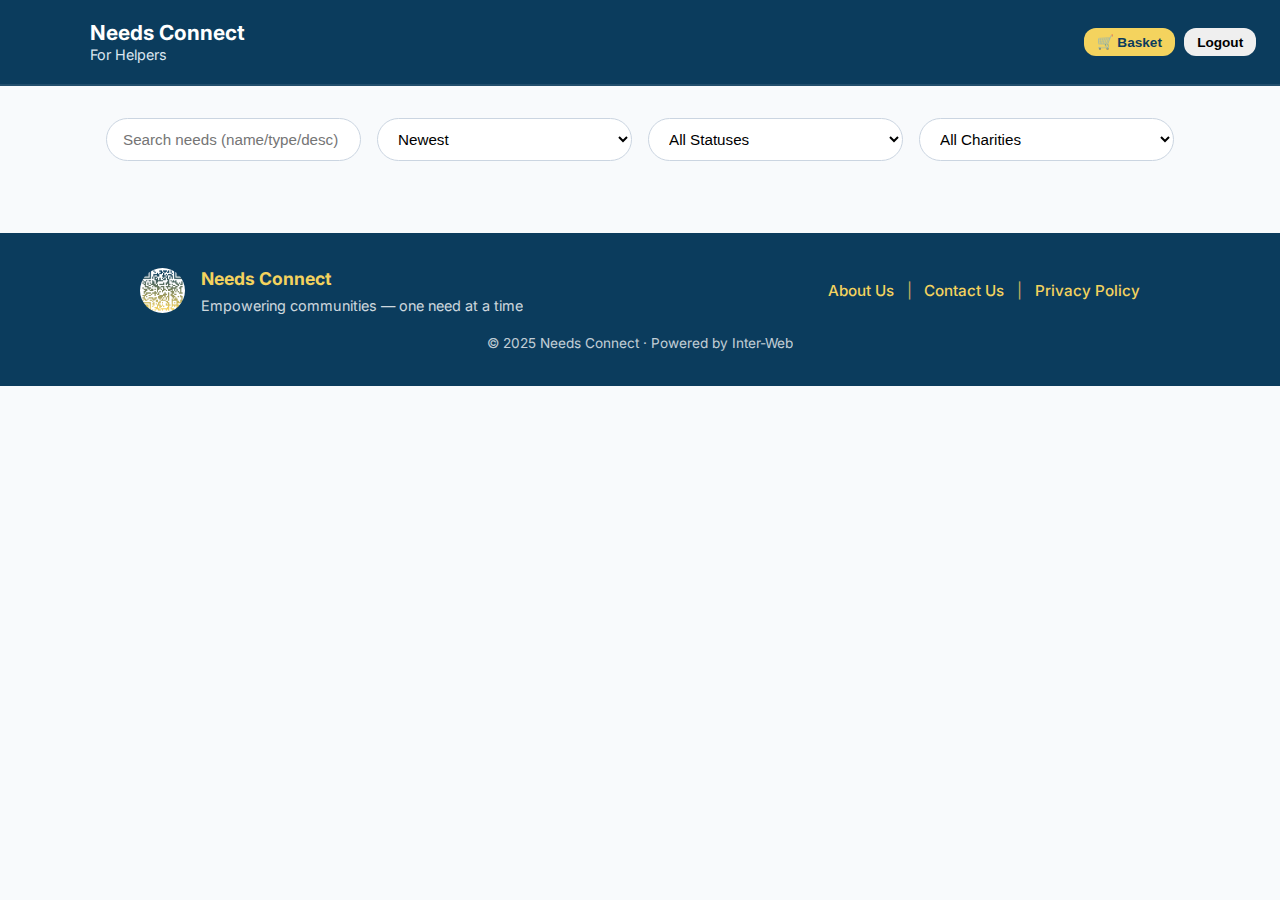
<file: helper.html>
<!DOCTYPE html>
<html lang="en">
<head>
  <meta charset="UTF-8" />
  <meta name="viewport" content="width=device-width, initial-scale=1.0"/>
  <title>Needs Connect — Helpers</title>

  <!-- Fonts & Icons -->
  <link href="https://fonts.googleapis.com/css2?family=Inter:wght@400;500;600;700&display=swap" rel="stylesheet"/>
  <link rel="stylesheet" href="https://cdnjs.cloudflare.com/ajax/libs/font-awesome/6.5.0/css/all.min.css"/>

  <!-- Styles -->
  <link rel="stylesheet" href="helper.css" />
  <link rel="icon" href="favicon.ico" />
</head>

<body>
  <!-- ===== HEADER ===== -->
  <header class="site-header">
    <div class="header-left">
      <img src="logo.png" alt="Needs Connect Logo" class="header-logo" />
      <div class="header-text">
        <h1>Needs Connect</h1>
        <span>For Helpers</span>
      </div>
    </div>
    <div class="header-right">
      <button id="view-cart" class="btn gold small">🛒 Basket</button>
      <button id="logout-btn" class="btn small">Logout</button>
    </div>
  </header>

  <!-- ===== MAIN ===== -->
  <main class="wrap">
    <section class="controls">
      <input id="search" type="text" placeholder="Search needs (name/type/desc)"/>
      <select id="sort">
        <option value="created_at.desc">Newest</option>
        <option value="created_at.asc">Oldest</option>
        <option value="priority.desc">Highest Priority</option>
        <option value="cost.desc">Most Expensive</option>
        <option value="deadline.asc">Earliest Deadline</option>
      </select>
      <select id="filter-status">
        <option value="">All Statuses</option>
        <option value="ongoing">Ongoing</option>
        <option value="paused">Paused</option>
        <option value="completed">Completed</option>
        <option value="cancelled">Cancelled</option>
      </select>
      <select id="filter-category">
        <option value="">All Charities</option>
      </select>
    </section>

    <section>
      <div id="needs-container" class="card-list"></div>
    </section>
  </main>

  <div id="donate-overlay" class="overlay" aria-hidden="true"></div>
  <div id="donate-modal" class="modal" aria-hidden="true" role="dialog" aria-labelledby="donate-heading">
    <button class="close-btn" id="donate-close" aria-label="Close">&times;</button>
    <div class="modal-content">
      <h3 id="donate-heading">Donate to <span id="donate-need-name"></span></h3>
      <p id="donate-need-desc" style="margin-top:.3rem;"></p>

      <form id="donate-form" class="form-styled" novalidate>
        <label for="donate-amount">Donation Amount (AED)</label>
        <input id="donate-amount" type="number" min="1" step="0.50" placeholder="e.g., 50.00" required />
        <label for="donate-note">Optional Note</label>
        <textarea id="donate-note" rows="3" placeholder="Add a message (optional)"></textarea>

        <button type="submit" class="btn gold full">Add to Basket</button>
        <p id="donate-feedback" style="margin-top: .75rem;"></p>
      </form>
    </div>
  </div>

  <aside id="cart-sidebar" aria-hidden="true">
    <div class="cart-header">
      <h3>Your Basket</h3>
      <button id="close-cart" class="close-btn" aria-label="Close">&times;</button>
    </div>
    <div id="cart-items" class="cart-items"></div>
    <div class="cart-footer">
      <p id="cart-total"><strong>Total:</strong> AED 0.00</p>
      <button id="checkout" class="btn gold full">Proceed to Checkout</button>
    </div>
  </aside>
  <div id="overlay"></div>

  <footer class="footer">
    <div class="footer-inner">
      <div class="footer-left">
        <img src="logo.png" alt="Needs Connect Logo" class="footer-logo" />
        <div class="footer-text">
          <h3>Needs Connect</h3>
          <p>Empowering communities — one need at a time</p>
        </div>
      </div>

      <div class="footer-links">
        <a href="#" data-open="about">About Us</a>
        <span class="divider">|</span>
        <a href="#" data-open="contact">Contact Us</a>
        <span class="divider">|</span>
        <a href="privacy.html">Privacy Policy</a>
      </div>
    </div>
    <div class="footer-bottom">© 2025 Needs Connect · Powered by Inter-Web</div>
  </footer>

  <div id="about-modal" class="modal" aria-hidden="true" role="dialog" aria-labelledby="about-heading">
    <button class="close-btn" data-close aria-label="Close">&times;</button>
    <div class="modal-content">
      <h3 id="about-heading">About Us</h3>
      <p>
        <strong>Needs Connect</strong> was created to bridge the gap between helpers and organizations in need.
        Our platform empowers communities to collaborate transparently, share resources, and make a lasting
        social impact.
      </p>
      <p>
        <strong>Team Members:</strong><br>
        Aaron Fernandes<br>
        Hasan Raza<br>
        Carlos Peter
      </p>
    </div>
  </div>

  <div id="contact-modal" class="modal" aria-hidden="true" role="dialog" aria-labelledby="contact-heading">
    <button class="close-btn" data-close aria-label="Close">&times;</button>
    <div class="modal-content">
      <h3 id="contact-heading">Contact Us</h3>
      <p class="modal-desc">
        Have a question or suggestion? Send us a quick message and we’ll get back to you soon.
      </p>

      <form id="contact-form" class="form-styled" novalidate>
        <label for="contact-name">Your Name</label>
        <input id="contact-name" type="text" placeholder="Enter your name" required />

        <label for="contact-email">Your Email</label>
        <input id="contact-email" type="email" placeholder="Enter your email" required />

        <label for="contact-message">Message</label>
        <textarea id="contact-message" rows="4" placeholder="Write your message" required></textarea>

        <button type="submit" class="btn gold full">Send Message</button>
        <p id="contact-feedback" class="info-msg" style="margin-top: 1rem;"></p>
      </form>
    </div>
  </div>

  <div class="overlay general-overlay" data-close aria-hidden="true"></div>

  <script>
    (function() {
      const overlay = document.querySelector(".general-overlay");
      const modals = {
        about: document.getElementById("about-modal"),
        contact: document.getElementById("contact-modal"),
      };

      function showOverlay() { overlay.classList.add("is-visible"); }
      function hideOverlay() { overlay.classList.remove("is-visible"); }
      function showModal(modal) {
        if (!modal) return;
        showOverlay();
        modal.classList.add("is-visible");
        modal.setAttribute("aria-hidden", "false");
      }
      function hideModal(modal) {
        if (!modal) return;
        modal.classList.remove("is-visible");
        modal.setAttribute("aria-hidden", "true");
      }
      function closeAll() {
        Object.values(modals).forEach(hideModal);
        hideOverlay();
      }

      document.addEventListener("click", (e) => {
        const openBtn = e.target.closest("[data-open]");
        if (openBtn) {
          const t = openBtn.getAttribute("data-open");
          closeAll();
          showModal(modals[t]);
          return;
        }
        if (e.target.classList.contains("general-overlay") || e.target.closest("[data-close]")) {
          closeAll();
        }
      });
      document.addEventListener("keydown", (e) => { if (e.key === "Escape") closeAll(); });

      const contactForm = document.getElementById("contact-form");
      if (contactForm) {
        contactForm.addEventListener("submit", (e) => {
          e.preventDefault();
          const name = document.getElementById("contact-name").value.trim();
          const email = document.getElementById("contact-email").value.trim();
          const msg = document.getElementById("contact-message").value.trim();
          const feedback = document.getElementById("contact-feedback");
          if (!name || !email || !msg) {
            feedback.textContent = "⚠️ Please fill in all fields.";
            feedback.style.color = "#e74c3c";
            return;
          }
          feedback.textContent = "✅ Message sent successfully!";
          feedback.style.color = "#0B3C5D";
          contactForm.reset();
          setTimeout(closeAll, 1500);
        });
      }
    })();
  </script>


  <script type="module" src="helper.js"></script>
</body>
</html>
</file>
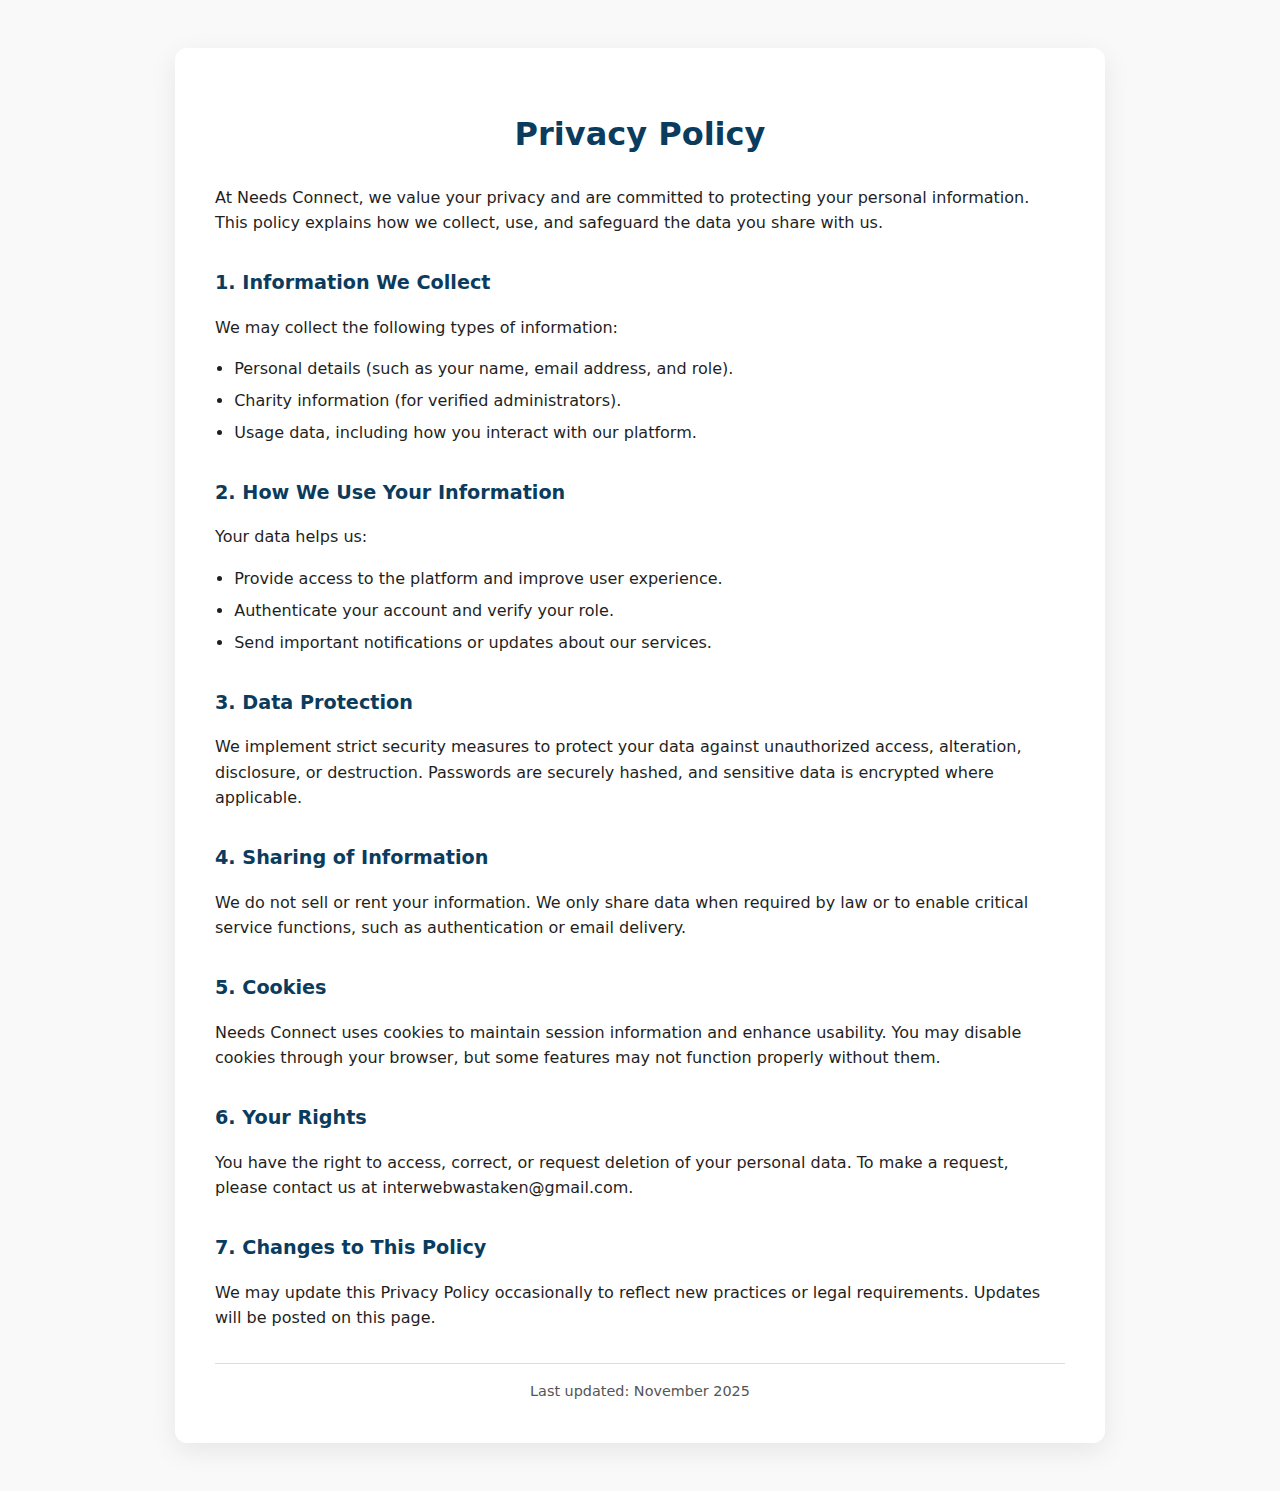
<file: privacy.html>
<!DOCTYPE html>
<html lang="en">
<head>
  <meta charset="UTF-8" />
  <meta name="viewport" content="width=device-width, initial-scale=1.0" />
  <title>Needs Connect — Privacy Policy</title>
  <style>
    :root {
      --navy: #0B3C5D;
      --gold: #F4D35E;
      --offwhite: #F9F9F9;
      --text: #1F1F1F;
      --radius: 12px;
    }

    body {
      font-family: 'Inter', system-ui, -apple-system, 'Segoe UI', Roboto, sans-serif;
      background: var(--offwhite);
      color: var(--text);
      line-height: 1.6;
      margin: 0;
      padding: 0;
      display: flex;
      justify-content: center;
      align-items: flex-start;
      min-height: 100vh;
    }

    .policy-container {
      background: #fff;
      margin: 3rem 1rem;
      padding: 2.5rem;
      border-radius: var(--radius);
      box-shadow: 0 8px 28px rgba(0, 0, 0, 0.08);
      max-width: 850px;
      width: 100%;
    }

    h1 {
      color: var(--navy);
      text-align: center;
      margin-bottom: 1.5rem;
      font-size: 2rem;
    }

    h2 {
      color: var(--navy);
      margin-top: 2rem;
      margin-bottom: 0.6rem;
      font-size: 1.2rem;
    }

    p {
      margin-bottom: 1rem;
    }

    ul {
      padding-left: 1.2rem;
      margin-bottom: 1.5rem;
    }

    li {
      margin-bottom: 0.4rem;
    }

    .highlight {
      color: var(--gold);
      font-weight: 600;
    }

    .last-updated {
      text-align: center;
      font-size: 0.9rem;
      color: #555;
      margin-top: 2rem;
      border-top: 1px solid #ddd;
      padding-top: 1rem;
    }

    @media (max-width: 600px) {
      .policy-container {
        padding: 1.8rem;
      }
      h1 {
        font-size: 1.6rem;
      }
    }
  </style>
</head>
<body>
  <div class="policy-container">
    <h1>Privacy Policy</h1>
    <p>
      At Needs Connect, we value your privacy and are committed to protecting your personal information.
      This policy explains how we collect, use, and safeguard the data you share with us.
    </p>

    <h2>1. Information We Collect</h2>
    <p>We may collect the following types of information:</p>
    <ul>
      <li>Personal details (such as your name, email address, and role).</li>
      <li>Charity information (for verified administrators).</li>
      <li>Usage data, including how you interact with our platform.</li>
    </ul>

    <h2>2. How We Use Your Information</h2>
    <p>Your data helps us:</p>
    <ul>
      <li>Provide access to the platform and improve user experience.</li>
      <li>Authenticate your account and verify your role.</li>
      <li>Send important notifications or updates about our services.</li>
    </ul>

    <h2>3. Data Protection</h2>
    <p>
      We implement strict security measures to protect your data against unauthorized access, alteration, disclosure, or destruction.
      Passwords are securely hashed, and sensitive data is encrypted where applicable.
    </p>

    <h2>4. Sharing of Information</h2>
    <p>
      We do not sell or rent your information. We only share data when required by law or to enable critical service functions,
      such as authentication or email delivery.
    </p>

    <h2>5. Cookies</h2>
    <p>
      Needs Connect uses cookies to maintain session information and enhance usability. You may disable cookies through your browser,
      but some features may not function properly without them.
    </p>

    <h2>6. Your Rights</h2>
    <p>
      You have the right to access, correct, or request deletion of your personal data. To make a request, please contact us at
      interwebwastaken@gmail.com.
    </p>

    <h2>7. Changes to This Policy</h2>
    <p>
      We may update this Privacy Policy occasionally to reflect new practices or legal requirements. Updates will be posted on this page.
    </p>

    <div class="last-updated">
      Last updated: November 2025
    </div>
  </div>
</body>
</html>
</file>
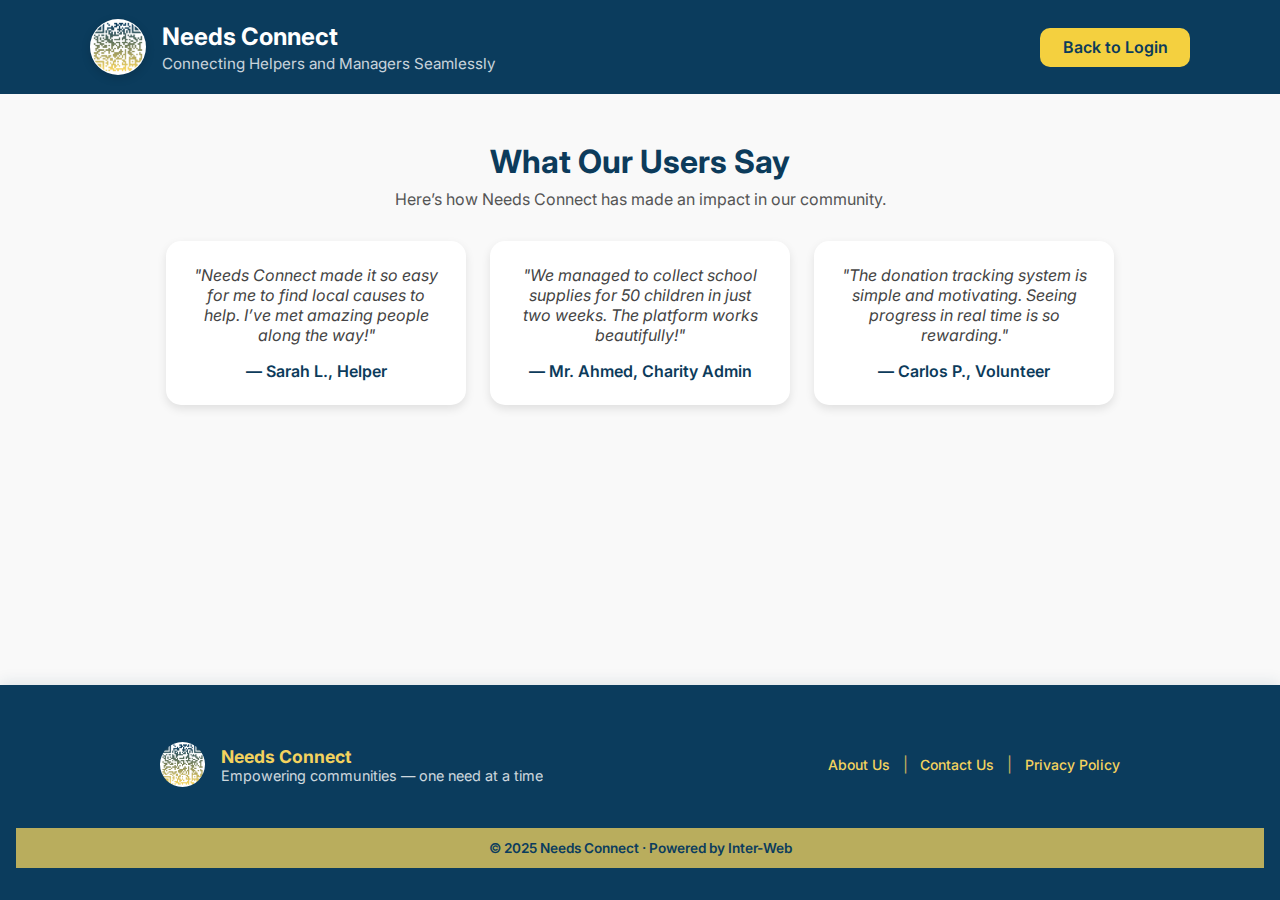
<file: testimonials.html>
<!DOCTYPE html>
<html lang="en">
<head>
  <meta charset="UTF-8" />
  <meta name="viewport" content="width=device-width, initial-scale=1.0" />
  <title>Needs Connect — Testimonials</title>
  <link href="https://fonts.googleapis.com/css2?family=Inter:wght@400;600;700&display=swap" rel="stylesheet">
  <link rel="stylesheet" href="testimonials.css" /><link rel="stylesheet" href="auth.css" />

</head>

<body>
  <!-- ===== HEADER ===== -->
  <header class="header">
    <div class="container topbar">
      <div class="brand">
        <img src="logo.png" alt="Needs Connect Logo" class="brand-logo" />
        <div class="brand-text">
          <h1 class="brand-title">Needs Connect</h1>
          <p class="brand-subtitle">Connecting Helpers and Managers Seamlessly</p>
        </div>
      </div>

      <div class="primary">
        <a href="auth.html" class="btn gold">Back to Login</a>
      </div>
    </div>
  </header>

  <!-- ===== MAIN CONTENT ===== -->
  <main class="container testimonials">
    <h2>What Our Users Say</h2>
    <p class="subtitle">Here’s how Needs Connect has made an impact in our community.</p>

    <div class="testimonial-grid">
      <div class="testimonial-card">
        <p class="quote">"Needs Connect made it so easy for me to find local causes to help. I’ve met amazing people along the way!"</p>
        <p class="author">— Sarah L., Helper</p>
      </div>

      <div class="testimonial-card">
        <p class="quote">"We managed to collect school supplies for 50 children in just two weeks. The platform works beautifully!"</p>
        <p class="author">— Mr. Ahmed, Charity Admin</p>
      </div>

      <div class="testimonial-card">
        <p class="quote">"The donation tracking system is simple and motivating. Seeing progress in real time is so rewarding."</p>
        <p class="author">— Carlos P., Volunteer</p>
      </div>
    </div>
  </main>
    <!-- ===== FOOTER ===== -->
  <footer class="footer">
    <div class="footer-inner">
      <div class="footer-left">
        <img src="logo.png" alt="Needs Connect Logo" class="footer-logo" />
        <div class="footer-text">
          <h3>Needs Connect</h3>
          <p>Empowering communities — one need at a time</p>
        </div>
      </div>

      <div class="footer-links">
        <a href="#" data-open="about">About Us</a>
        <span class="divider">|</span>
        <a href="#" data-open="contact">Contact Us</a>
        <span class="divider">|</span>
        <a href="privacy.html">Privacy Policy</a>
      </div>
    </div>
    <div class="footer-bottom">
      © 2025 Needs Connect · Powered by Inter-Web
    </div>
  </footer>


    <!-- ===== OVERLAY ===== -->
    <div class="overlay" data-close aria-hidden="true"></div>

    <!-- ABOUT US MODAL -->
    <div id="about-modal" class="modal" aria-hidden="true" role="dialog" aria-labelledby="about-heading">
    <button class="close-btn" data-close aria-label="Close">&times;</button>
    <div class="modal-content">
        <h3 id="about-heading">About Us</h3>
        <p>
        <strong>Needs Connect</strong> was created to bridge the gap between helpers and organizations in need.
        Our platform makes it easy for individuals and charities to connect, share resources, and make a lasting
        social impact.
        </p>
        <br>
        <p>
        <strong>Team Members:</strong><br>
        Aaron Fernandes<br>
        Hasan Raza<br>
        Carlos Peter
        </p>
    </div>
    </div>

    <!-- CONTACT MODAL -->
    <div id="contact-modal" class="modal" aria-hidden="true" role="dialog" aria-labelledby="contact-heading">
    <button class="close-btn" data-close aria-label="Close">&times;</button>
    <div class="modal-content">
        <h3 id="contact-heading">Contact Us</h3>
        <p class="modal-desc">
        Have a question or want to get in touch? Send us a message and our team will get back to you shortly.
        </p>

        <form id="contact-form" class="form-styled" novalidate>
        <label for="contact-name">Your Name</label>
        <input id="contact-name" type="text" placeholder="Enter your name" required />

        <label for="contact-email">Your Email</label>
        <input id="contact-email" type="email" placeholder="Enter your email" required />

        <label for="contact-message">Message</label>
        <textarea id="contact-message" rows="4" placeholder="Write your message" required></textarea>

        <button type="submit" class="btn full gold">Send Message</button>
        <p id="contact-feedback" class="info-msg" style="margin-top: 1rem;"></p>
        </form>
    </div>
    </div>

    <script src="auth.js" defer></script>

</body>
</html>
</file>
<file: helper.css>
/* 
   Needs Connect — Helper Page
    */
:root {
  --navy: #0B3C5D;
  --gold: #F4D35E;
  --green: #16A34A;
  --red: #EF4444;
  --offwhite: #F8FAFC;
  --text: #1F2937;
  --muted: #64748B;
  --shadow: 0 4px 15px rgba(0, 0, 0, 0.1);
  --radius: 12px;
}

/* Base  */
* { box-sizing: border-box; margin: 0; padding: 0; }
body {
  font-family: 'Inter', sans-serif;
  background: var(--offwhite);
  color: var(--text);
  line-height: 1.6;
  min-height: 100vh;
}

/* Header */
.site-header {
  background: var(--navy);
  color: #fff;
  padding: 1rem 1.5rem;
  display: flex;
  align-items: center;
  justify-content: space-between;
  flex-wrap: wrap;
  gap: 1rem;
  border-bottom: 2px solid rgba(255,255,255,0.1);
}

.header-left {
  display: flex;
  align-items: center;
  gap: 0.9rem;
}
.header-logo {
  width: 52px;
  height: 52px;
  border-radius: 50%;
  object-fit: contain;
  opacity: 0;
  animation: fadeInLogo 0.8s ease forwards;
}
@keyframes fadeInLogo {
  from { transform: scale(0.9); opacity: 0; }
  to { transform: scale(1); opacity: 1; }
}
.header-text {
  display: flex;
  flex-direction: column;
  line-height: 1.2;
}
.header-text h1 { font-size: 1.3rem; font-weight: 700; margin: 0; }
.header-text span { font-size: 0.9rem; color: #dbe6f0; }

.header-right { display: flex; align-items: center; gap: 0.6rem; }

.btn {
  border: none;
  border-radius: var(--radius);
  padding: 0.6rem 1rem;
  font-weight: 600;
  cursor: pointer;
  transition: all 0.2s ease;
}
.btn:hover { opacity: 0.9; transform: translateY(-1px); }
.btn.gold { background: var(--gold); color: var(--navy); }
.btn.small { font-size: 0.85rem; padding: 0.4rem 0.8rem; }
.btn.full { width: 100%; }

/*  Controls   */
.wrap { max-width: 1100px; margin: 2rem auto; padding: 0 1rem; }

.controls {
  display: grid;
  grid-template-columns: repeat(4, 1fr);
  gap: 1rem;
  margin-bottom: 1.5rem;
}

.controls input,
.controls select {
  width: 100%;
  border-radius: 999px;
  border: 1px solid #cbd5e1;
  background: #fff;
  padding: 0.7rem 1rem;
  font-size: 0.95rem;
  outline: none;
}

@media (max-width: 900px) {
  .controls { grid-template-columns: 1fr 1fr; }
}
@media (max-width: 550px) {
  .controls { grid-template-columns: 1fr; }
}

/* Cards  */
.card-list {
  display: grid;
  grid-template-columns: repeat(auto-fill, minmax(280px, 1fr));
  gap: 1.2rem;
}
.need-card {
  background: #fff;
  border-radius: var(--radius);
  box-shadow: var(--shadow);
  padding: 1rem;
  transition: transform 0.2s ease, filter 0.3s ease;
  display: flex;
  flex-direction: column;
  justify-content: flex-start;
}
.need-card:hover { transform: translateY(-2px); }

.need-image {
  width: 100%;
  height: 180px;
  object-fit: cover;
  border-radius: var(--radius);
  margin-bottom: 0.7rem;
  background: #f3f3f3;
}

.status-row {
  display: flex;
  align-items: center;
  gap: 0.4rem;
  margin-bottom: 0.4rem;
}
.status-pill {
  display: inline-block;
  font-size: 0.8rem;
  font-weight: 700;
  border-radius: 999px;
  padding: 0.2rem 0.6rem;
  color: #fff;
}
.badge {
  display: inline-block;
  font-size: 0.75rem;
  font-weight: 700;
  border-radius: 8px;
  padding: 0.2rem 0.55rem;
}
.badge.urgent { background: var(--red); color: #fff; }
.badge.time-sensitive { background: var(--gold); color: var(--navy); }

.need-card h4 {
  font-size: 1.05rem;
  color: var(--navy);
  margin: 0.3rem 0;
}
.need-card p { margin: 0.2rem 0; font-size: 0.9rem; color: var(--muted); }

/* Progress */
.progress-wrapper { margin-top: 0.6rem; }
.progress-bar {
  width: 100%;
  height: 10px;
  background: #e2e8f0;
  border-radius: 999px;
  overflow: hidden;
}
.progress-fill {
  height: 100%;
  border-radius: 999px;
  transition: width 0.4s ease;
}
.progress-text {
  font-size: 0.85rem;
  color: #475569;
  margin-top: 0.3rem;
}

/* Donate Button */
.need-card .btn.gold {
  margin-top: 0.8rem;
  border-radius: 8px;
  font-size: 0.9rem;
}
.need-card .btn.gold:disabled {
  opacity: 0.8;
  cursor: not-allowed;
}

/* Completed & Cancelled */
.need-card.completed .btn.gold:disabled {
  background: var(--green);
  color: #fff;
}
.need-card.cancelled {
  filter: grayscale(1) brightness(0.85);
  opacity: 0.8;
}

/* Cart Sidebar  */
#cart-sidebar {
  position: fixed;
  top: 0;
  right: -380px;
  width: 340px;
  height: 100%;
  background: #fff;
  box-shadow: -4px 0 12px rgba(0, 0, 0, 0.18);
  padding: 1rem;
  transition: right 0.3s ease;
  z-index: 2001;
  display: flex;
  flex-direction: column;
}
#cart-sidebar.active { right: 0; }
.cart-header {
  display: flex;
  align-items: center;
  justify-content: space-between;
  border-bottom: 1px solid #e2e8f0;
  padding-bottom: 0.5rem;
  margin-bottom: 0.5rem;
}
.cart-items { flex: 1; overflow-y: auto; }
.cart-item {
  display: flex;
  align-items: center;
  justify-content: space-between;
  border-bottom: 1px solid #e2e8f0;
  padding: 0.5rem 0;
}
.cart-footer {
  border-top: 1px solid #e2e8f0;
  padding-top: 0.6rem;
}
#cart-total { margin: 0.5rem 0 0.8rem; }

/* Overlays & Modals  */
.overlay {
  position: fixed;
  inset: 0;
  background: rgba(0, 0, 0, 0.6);
  backdrop-filter: blur(3px);
  opacity: 0;
  visibility: hidden;
  transition: opacity 0.25s ease, visibility 0.25s ease;
  z-index: 2000;
}
.overlay.is-visible { opacity: 1; visibility: visible; }

.modal {
  position: fixed;
  top: 50%;
  left: 50%;
  transform: translate(-50%, -50%) scale(0.95);
  background: #fff;
  border-radius: 1rem;
  padding: 2rem;
  max-width: 520px;
  width: 92%;
  box-shadow: 0 10px 30px rgba(0, 0, 0, 0.25);
  opacity: 0;
  visibility: hidden;
  transition: all 0.25s ease;
  z-index: 2001;
}
.modal.is-visible {
  opacity: 1;
  visibility: visible;
  transform: translate(-50%, -50%) scale(1);
}
.modal h3 { margin-top: 0; color: var(--navy); }
.modal p { margin: 0.8rem 0; color: #333; }

.form-styled input,
.form-styled textarea {
  width: 100%;
  padding: 0.8rem;
  border: 1px solid #ccc;
  border-radius: 0.5rem;
  font-size: 1rem;
  margin-top: 0.3rem;
}

/* Donate Modal Close Button (RIGHT side) */
#donate-modal .close-btn {
  position: absolute;
  top: 1.2rem;
  right: 1.2rem;
  width: 38px;
  height: 38px;
  border-radius: 50%;
  background: var(--gold);
  color: var(--navy);
  border: none;
  font-size: 1.25rem;
  font-weight: 700;
  display: flex;
  align-items: center;
  justify-content: center;
  box-shadow: 0 2px 6px rgba(0, 0, 0, 0.08);
  transition: all 0.2s ease;
}
#donate-modal .close-btn:hover {
  background: #f4c842;
  transform: scale(1.05);
}

/* Footer  */
.footer {
  background-color: var(--navy);
  color: #fff;
  padding: 2rem 1rem;
  margin-top: 3rem;
}
.footer-inner {
  display: flex;
  flex-wrap: wrap;
  justify-content: space-between;
  align-items: center;
  max-width: 1000px;
  margin: 0 auto;
}
.footer-left {
  display: flex;
  align-items: center;
  gap: 1rem;
}
.footer-logo {
  width: 45px;
  height: 45px;
  border-radius: 50%;
  object-fit: contain;
}
.footer-text h3 {
  font-size: 1.1rem;
  margin: 0;
  color: var(--gold);
}
.footer-text p {
  font-size: 0.9rem;
  margin: 0;
  opacity: 0.8;
}
.footer-links {
  display: flex;
  align-items: center;
  gap: 0.5rem;
  font-size: 0.95rem;
}
.footer-links a {
  color: var(--gold);
  text-decoration: none;
  font-weight: 500;
  transition: color 0.2s ease;
}
.footer-links a:hover { color: #fff; }
.footer-links .divider {
  color: var(--gold);
  opacity: 0.8;
  margin: 0 0.3rem;
}
.footer-bottom {
  text-align: center;
  margin-top: 1rem;
  font-size: 0.85rem;
  opacity: 0.75;
}

/*  Modal Visibility + Layer Fix  */
.modal.is-visible {
  opacity: 1 !important;
  visibility: visible !important;
  transform: translate(-50%, -50%) scale(1);
  z-index: 3001; 
}

.overlay.is-visible {
  z-index: 3000;
  opacity: 1;
  visibility: visible;
}

/* About/Contact Modal Close Button Consistency */
.modal .close-btn {
  position: absolute;
  top: 1.2rem;
  right: 1.2rem;
  width: 38px;
  height: 38px;
  border-radius: 50%;
  background: var(--gold);
  color: var(--navy);
  border: none;
  font-size: 1.25rem;
  font-weight: 700;
  display: flex;
  align-items: center;
  justify-content: center;
  box-shadow: 0 2px 6px rgba(0,0,0,0.08);
  transition: all 0.2s ease;
}
.modal .close-btn:hover {
  background: #f4c842;
  transform: scale(1.05);
}
</file>
<file: testimonials.css>
* {
  margin: 0;
  padding: 0;
  box-sizing: border-box;
}

body {
  font-family: "Inter", sans-serif;
  background-color: #f9f9f9;
  color: #1c1c1c;
  display: flex;
  flex-direction: column;
  min-height: 100vh;
}

/* Header */
.header {
  background-color: #0c3b5b;
  color: white;
  padding: 1rem 2rem;
  display: flex;
  justify-content: space-between;
  align-items: center;
}

.container.topbar {
  display: flex;
  justify-content: space-between;
  align-items: center;
  width: 100%;
}

.brand {
  display: flex;
  align-items: center;
  gap: 1rem;
}

.brand-logo {
  height: 60px;
  width: 60px;
  border-radius: 50%;
}

.brand-text h1 {
  font-size: 1.5rem;
  margin-bottom: 0.2rem;
}

.brand-subtitle {
  font-size: 0.9rem;
  opacity: 0.85;
}

.primary .btn {
  background-color: #f4d03f;
  color: #0c3b5b;
  padding: 0.6rem 1.4rem;
  font-weight: 600;
  border-radius: 10px;
  text-decoration: none;
  transition: 0.3s ease;
}

.primary .btn:hover {
  background-color: #e9b600;
  transform: scale(1.05);
}

/* Main */
.container.testimonials {
  flex: 1;
  text-align: center;
  padding: 3rem 1rem;
}

h2 {
  color: #0c3b5b;
  font-size: 2rem;
  margin-bottom: 0.5rem;
}

.subtitle {
  font-size: 1rem;
  color: #555;
  margin-bottom: 2rem;
}

/* Testimonials */
.testimonial-grid {
  display: flex;
  justify-content: center;
  flex-wrap: wrap;
  gap: 1.5rem;
}

.testimonial-card {
  background: white;
  border-radius: 15px;
  padding: 1.5rem;
  width: 300px;
  box-shadow: 0 4px 10px rgba(0, 0, 0, 0.1);
  transition: transform 0.3s ease;
}

.testimonial-card:hover {
  transform: translateY(-5px);
}

.quote {
  font-style: italic;
  color: #444;
  margin-bottom: 1rem;
}

.author {
  color: #0c3b5b;
  font-weight: 600;
}

/* Footer */
.footer {
  background-color: #0B3C5D;
  color: #fff;
  padding: 2rem 1rem;
  margin-top: 3rem;
}

.footer-inner {
  display: flex;
  justify-content: space-between;
  align-items: center;
  max-width: 1000px;
  margin: 0 auto;
  flex-wrap: wrap;
}

.footer-left {
  display: flex;
  align-items: center;
  gap: 1rem;
}

.footer-logo {
  width: 45px;
  height: 45px;
  border-radius: 50%;
  object-fit: contain;
}

.footer-text h3 {
  font-size: 1.1rem;
  margin: 0;
  color: #F4D35E;
}

.footer-text p {
  font-size: 0.9rem;
  margin: 0;
  opacity: 0.8;
}

.footer-links {
  display: flex;
  align-items: center;
  gap: 0.5rem;
  font-size: 0.95rem;
}

.footer-links a {
  color: #F4D35E;
  text-decoration: none;
  font-weight: 500;
  transition: color 0.2s ease;
}

.footer-links a:hover {
  color: #fff;
}

.footer-links .divider {
  color: #F4D35E;
  opacity: 0.8;
  margin: 0 0.3rem;
}

.footer-bottom {
  background: #C7B46E;
  text-align: center;
  margin-top: 1rem;
  padding: 0.5rem 0;
  font-size: 0.85rem;
  opacity: 0.95;
}
</file>
<file: auth.css>
:root {
  --navy: #0B3C5D;
  --offwhite: #F9F9F9;
  --text: #1F1F1F;
  --gold: #F4D35E;
  --muted: #7a8691;
  --radius: 12px;
  --shadow: rgba(0,0,0,0.12);
  font-family: 'Inter', sans-serif;
}

/* Base */
* { box-sizing: border-box; }
html, body { height: 100%; }
body {
  margin: 0;
  background: var(--offwhite);
  color: var(--text);
  font-family: Inter, system-ui, -apple-system, 'Segoe UI', Roboto, 'Helvetica Neue', Arial;
  -webkit-font-smoothing: antialiased;
  -moz-osx-font-smoothing: grayscale;
}
.container { width: 90%; max-width: 1100px; margin: 0 auto; }

/* Header */
.header { background: var(--navy); color: #fff; padding: 1.2rem 0; position: relative; z-index: 1; }
.topbar { display: flex; align-items: center; justify-content: space-between; }
.brand { display: flex; align-items: center; gap: 1rem; }
.brand-logo { background: var(--gold); color: var(--navy); font-weight: 700; border-radius: 50%; padding: 0.7rem 1rem; box-shadow: 0 3px 8px var(--shadow); user-select: none; }
.brand-title { margin: 0; font-size: 1.45rem; font-weight: 700; color: #fff; }
.brand-subtitle { margin: 0.2rem 0 0; font-size: 0.95rem; color: #e9eef2; }

.brand-logo {
  width: 56px;
  height: 56px;
  background: #fff;
  border-radius: 50%;
  padding: 1px;
  object-fit: contain;
  object-position: center;
  box-shadow: 0 3px 10px rgba(0,0,0,0.15);
  transition: transform 0.25s ease, box-shadow 0.25s ease;
}

/* Subtle hover animation */
.brand-logo:hover {
  transform: scale(1.05);
  box-shadow: 0 5px 14px rgba(0,0,0,0.25);
}


.primary { display: flex; gap: 0.6rem; cursor: default; }
.btn { background: var(--gold); color: var(--navy); border: none; border-radius: var(--radius); padding: 0.55rem 1rem; font-weight: 700; cursor: pointer; }
.btn.full { width: 100%; margin-top: 0.6rem; }

/* Hero */
.hero { display: flex; justify-content: center; align-items: center; min-height: 68vh; }
.hero-card { background: #fff; border-radius: 10px; padding: 2.2rem 1.8rem; box-shadow: 0 12px 32px rgba(0,0,0,0.08); text-align: center; max-width: 560px; }

/* Overlay & Modals */
.overlay { position: fixed; inset: 0; background: rgba(0,0,0,0.6); opacity: 0; pointer-events: none; z-index: 10; transition: opacity 0.12s linear; }
.overlay.is-visible { opacity: 1; pointer-events: auto; }

.modal { display: none; position: fixed; top: 50%; left: 50%; transform: translate(-50%, -50%); background: #ffffff; border-radius: var(--radius); box-shadow: 0 20px 48px rgba(0,0,0,0.18); padding: 1.8rem; width: 92%; max-width: 440px; z-index: 20; }
.modal.is-visible { display: block; }

.modal h3 { margin-top: 0; text-align: center; }
.modal label { display: block; font-weight: 600; margin-top: 0.2rem; }
.modal input, .modal select { width: 100%; padding: 0.65rem; margin-top: 0.5rem; margin-bottom: 0.9rem; border-radius: 8px; border: 1px solid #e1e6ea; font-size: 1rem; background: #fff; color: var(--text); }
.modal input:focus, .modal select:focus { outline: none; border-color: var(--gold); box-shadow: 0 0 0 3px rgba(244,211,94,0.18); }

.close-btn { position: absolute; top: 0.8rem; right: 0.8rem; width: 36px; height: 36px; border-radius: 50%; border: none; background: #f1f3f5; color: #333; font-weight: 700; cursor: pointer; }
.close-btn:hover { background: #e9ecef; }

.error-msg { color: #d9534f; text-align: center; min-height: 1.2em; }

@media (max-width: 560px) {
  .brand-title { font-size: 1.2rem; }
  .hero { min-height: 60vh; }
  .btn { padding: 0.5rem 0.9rem; }
}

/* FOOTER  */
.footer {
  background: var(--navy);
  color: white;
  margin-top: 50px;
  box-shadow: 0 -3px 14px rgba(11, 60, 93, 0.1);
}

.footer-inner {
  max-width: var(--maxw);
  margin: 0 auto;
  padding: 25px 20px;
  display: flex;
  justify-content: space-between;
  align-items: center;
  flex-wrap: wrap;
  gap: 20px;
}

.footer-left {
  display: flex;
  align-items: center;
  gap: 12px;
}

.footer-logo {
  width: 42px;
  height: 42px;
  border-radius: 50%;
}

.footer-links a {
  color: #f9f9f9;
  text-decoration: none;
  font-size: 14px;
  font-weight: 500;
  transition: var(--transition);
}

.footer-links a:hover {
  color: var(--gold);
}

.footer-bottom {
  text-align: center;
  padding: 12px;
  background: var(--gold);
  color: var(--navy);
  font-weight: 600;
}

/* FULL SCREEN MODALS  */
/*  REFINED FULL MODALS (About & Contact) */
.modal-full {
  width: 75%;
  height: 75%;
  max-width: 900px;
  max-height: 720px;
  border-radius: var(--radius);
  overflow-y: auto;
  padding: 2.5rem 2rem;
  background: #fff;
  box-shadow: 0 24px 48px rgba(0,0,0,0.25);
  animation: modalFadeIn 0.25s ease, modalScaleIn 0.25s ease;
}

/* Smooth fade + scale entrance */
@keyframes modalFadeIn {
  from { opacity: 0; }
  to { opacity: 1; }
}
@keyframes modalScaleIn {
  from { transform: translate(-50%, -50%) scale(0.95); }
  to { transform: translate(-50%, -50%) scale(1); }
}

/* Typography and spacing inside modal */
.modal-full h3, .modal-full h4 {
  color: var(--navy);
  text-align: center;
  margin-bottom: 1rem;
}

.modal-full p {
  line-height: 1.6;
  text-align: center;
  max-width: 640px;
  margin: 0.8rem auto;
  color: var(--text);
}

.modal-full ul {
  list-style: none;
  padding: 0;
  text-align: center;
  margin: 1.2rem 0 1rem;
}

.modal-full ul li {
  font-weight: 600;
  font-size: 1rem;
  margin-bottom: 0.3rem;
  color: var(--navy);
}

/* UNIFORM CONTACT FORM STYLING  */
.modal-full form {
  max-width: 480px;
  margin: 1.5rem auto;
  display: flex;
  flex-direction: column;
}

.modal-full label {
  font-weight: 600;
  color: var(--navy);
  margin-bottom: 0.3rem;
}

.modal-full input,
.modal-full textarea {
  width: 100%;
  font-family: 'Inter', sans-serif;
  font-size: 1rem;
  padding: 0.7rem 0.8rem;
  margin-bottom: 1rem;
  border: 1px solid #d7dce0;
  border-radius: 8px;
  background: #fff;
  color: var(--text);
  transition: all 0.2s ease;
  resize: none;
  box-sizing: border-box;
}

.modal-full textarea {
  min-height: 110px;
  line-height: 1.4;
}

.modal-full input:focus,
.modal-full textarea:focus {
  outline: none;
  border-color: var(--gold);
  box-shadow: 0 0 0 3px rgba(244,211,94,0.25);
}

/* Submit button */
.modal-full form .btn.full {
  margin-top: 0.5rem;
  font-weight: 700;
  letter-spacing: 0.3px;
}


.modal {
  position: fixed;
  top: 50%;
  left: 50%;
  transform: translate(-50%, -50%);
  width: 90%;
  max-width: 550px;
  max-height: 75vh;
  background: #fff;
  border-radius: 20px;
  box-shadow: 0 0 30px rgba(0, 0, 0, 0.25);
  overflow-y: auto;
  opacity: 0;
  pointer-events: none;
  transition: all 0.3s ease;
  padding: 2rem;
}

.modal.is-visible {
  opacity: 1;
  pointer-events: auto;
}

.modal-content {
  animation: fadeInUp 0.3s ease;
}

@keyframes fadeInUp {
  from {
    opacity: 0;
    transform: translateY(20px);
  }
  to {
    opacity: 1;
    transform: translateY(0);
  }
}

/* Modal uniform look  */
.modal-content h3 {
  font-size: 1.5rem;
  font-weight: 700;
  text-align: center;
  margin-bottom: 0.5rem;
}

.modal-content .modal-desc {
  text-align: center;
  color: #333;
  margin-bottom: 1.5rem;
  font-size: 0.95rem;
  line-height: 1.4;
}

.form-styled label {
  display: block;
  margin-bottom: 0.4rem;
  font-weight: 600;
  color: #0B3C5D;
}

.form-styled input,
.form-styled textarea {
  width: 100%;
  padding: 0.75rem 1rem;
  margin-bottom: 1rem;
  border: 1.5px solid #d0d7de;
  border-radius: 8px;
  font-family: inherit;
  font-size: 0.95rem;
  background-color: #fdfdfd;
  transition: border-color 0.2s ease;
}

.form-styled input:focus,
.form-styled textarea:focus {
  outline: none;
  border-color: #328CC1;
  box-shadow: 0 0 0 2px rgba(50, 140, 193, 0.15);
}

/* Button consistency  */
.btn.full.gold {
  width: 100%;
  background-color: #F4D35E;
  color: #0B3C5D;
  font-weight: 600;
  border: none;
  border-radius: 10px;
  padding: 0.9rem;
  cursor: pointer;
  transition: background-color 0.25s ease;
}

.btn.full.gold:hover {
  background-color: #f2ca42;
}

/* Footer Styling  */
.footer {
  background-color: #0B3C5D;
  color: #fff;
  padding: 2rem 1rem;
  font-family: 'Inter', sans-serif;
}

.footer-inner {
  display: flex;
  flex-wrap: wrap;
  justify-content: space-between;
  align-items: center;
  max-width: 1000px;
  margin: 0 auto;
}

.footer-left {
  display: flex;
  align-items: center;
  gap: 1rem;
}

.footer-logo {
  width: 45px;
  height: 45px;
  border-radius: 50%;
}

.footer-text h3 {
  font-size: 1.1rem;
  margin: 0;
  color: #F4D35E;
}

.footer-text p {
  font-size: 0.9rem;
  margin: 0;
  opacity: 0.8;
}

/* Links Row  */
.footer-links {
  display: flex;
  align-items: center;
  gap: 0.5rem;
  font-size: 0.95rem;
}

.footer-links a {
  color: #F4D35E;
  text-decoration: none;
  font-weight: 500;
  transition: color 0.2s ease;
}

.footer-links a:hover {
  color: #fff;
}

.footer-links .divider {
  color: #F4D35E;
  opacity: 0.8;
  margin: 0 0.3rem;
}

/*  Bottom Line  */
.footer-bottom {
  text-align: center;
  margin-top: 1rem;
  font-size: 0.85rem;
  opacity: 0.75;
}

.hero-card {
  text-align: center;
  padding: 2rem;
  background-color: #fff;
  border-radius: 12px;
  box-shadow: 0 4px 15px rgba(0, 0, 0, 0.08);
}

.hero-card .btn.outline {
  margin-top: 1.5rem;
  background-color: #f4ce46; 
  color: #0c3b5b; 
  font-weight: 600;
  padding: 0.6rem 1.4rem;
  border-radius: 8px;
  border: none;
  font-size: 1rem;
  cursor: pointer;
  transition: all 0.3s ease;
  box-shadow: 0 3px 6px rgba(0, 0, 0, 0.15);
}

.hero-card .btn.outline:hover {
  background-color: #e8c63f; 
  box-shadow: 0 5px 10px rgba(0, 0, 0, 0.2);
  transform: translateY(-2px);
}
</file>
